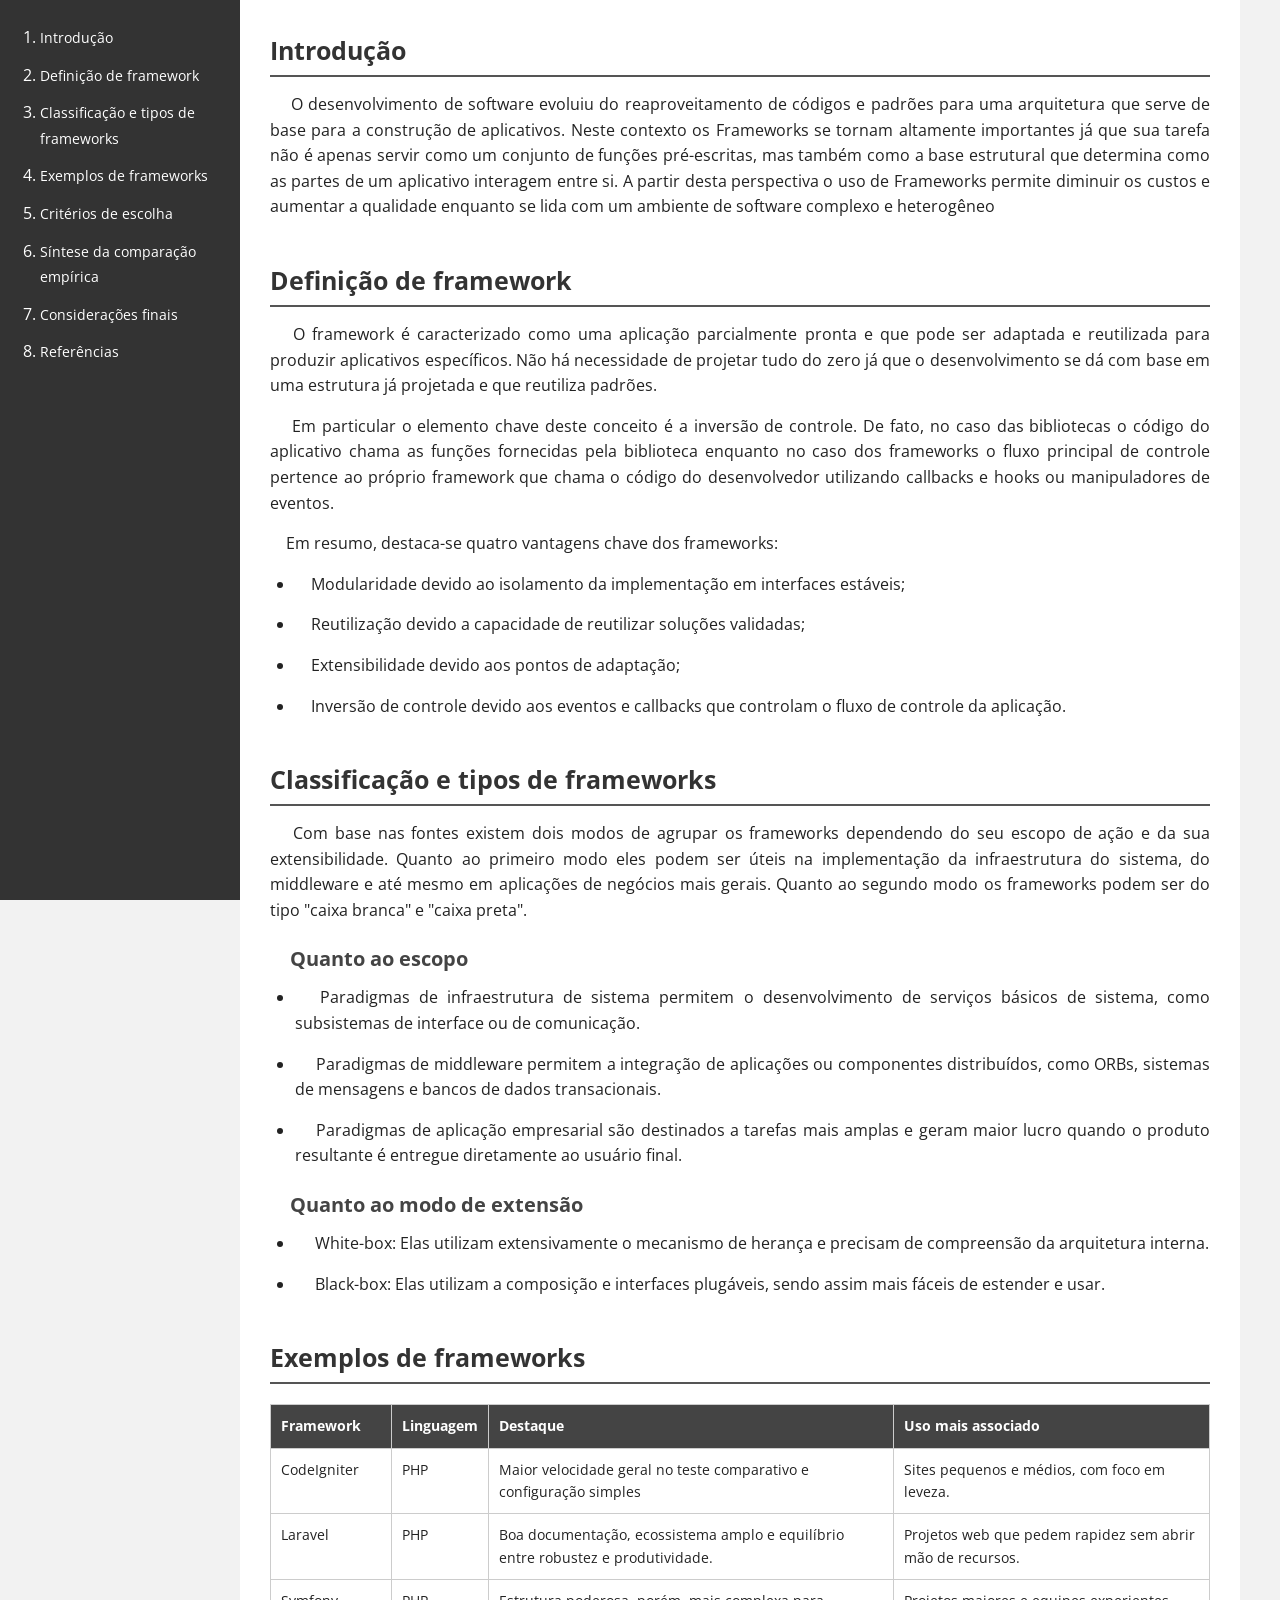
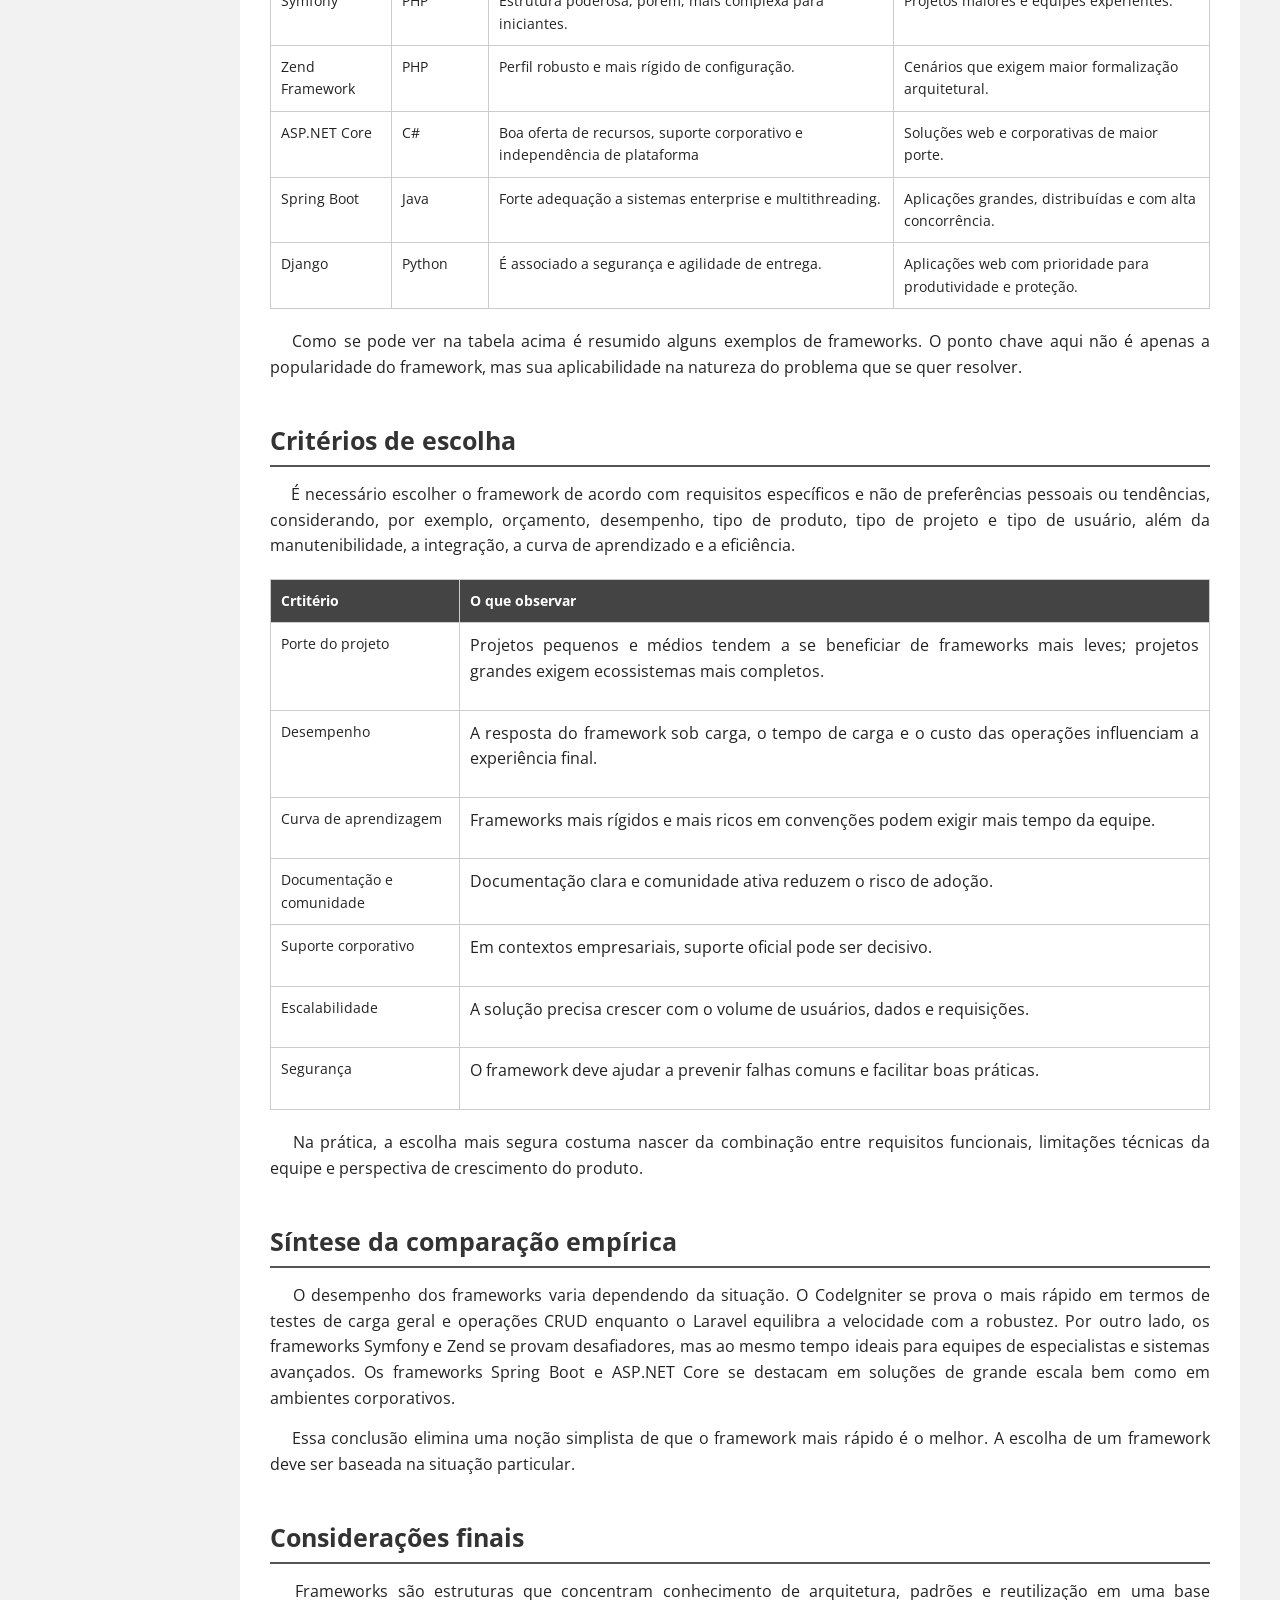
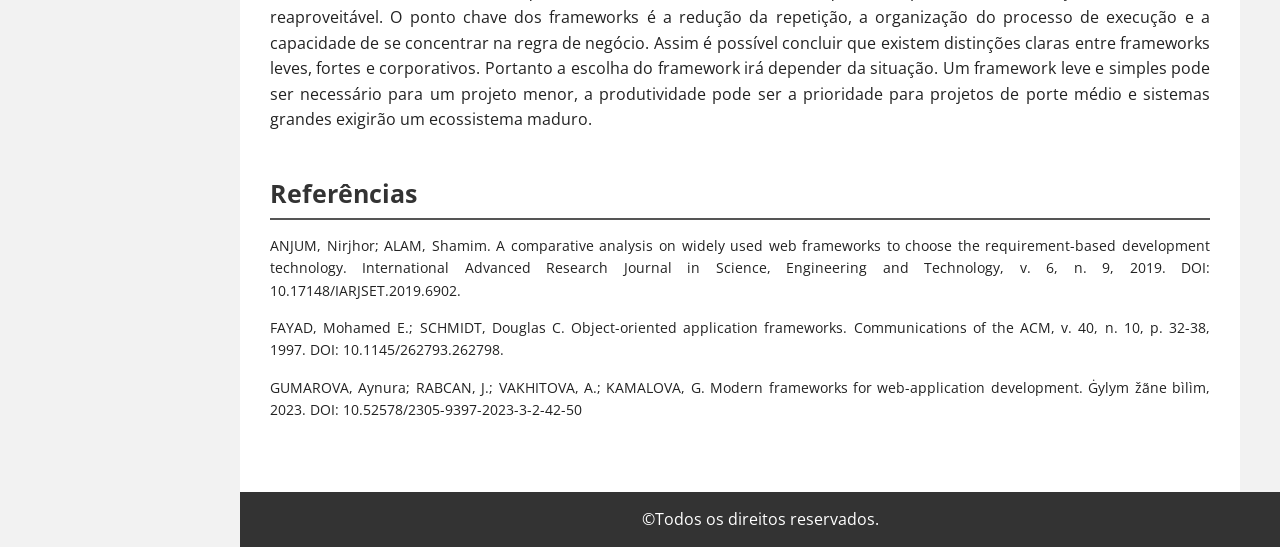
<file: Atividade3/index.html>
<!DOCTYPE html>
<html lang="pt-br">

<head>
    <meta charset="UTF-8">
    <meta name="viewport" content="width=device-width, initial-scale=1.0">
    <meta name="author" content="Emanuel Almeida">
    <meta name="description" content="Site do artigo da atividade 2">
    <link rel="stylesheet" href="style.css">
    <link rel="preconnect" href="https://fonts.googleapis.com">
<link rel="preconnect" href="https://fonts.gstatic.com" crossorigin>
<link href="https://fonts.googleapis.com/css2?family=Open+Sans:ital,wght@0,300..800;1,300..800&display=swap" rel="stylesheet">
    <title>Artigo</title>
</head>

<body>
    <div class="nav-sumario">
        <header>
        <nav>
            <ol>
                <li><a href="#introducao">Introdução</a></li>
                <li><a href="#definicao">Definição de framework</a></li>
                <li><a href="#classificacao">Classificação e tipos de frameworks</a></li>
                <li><a href="#exemplos">Exemplos de frameworks</a></li>
                <li><a href="#criterios">Critérios de escolha</a></li>
                <li><a href="#sintese">Síntese da comparação empírica</a></li>
                <li><a href="#consideracoes">Considerações finais</a></li>
                <li><a href="#referencias">Referências</a></li>
            </ol>
        </nav>
    </header>
    </div>
    <div class="corpo">
        <main>
            <section id="introducao">
                <h1 class="titulo"><strong>Introdução</strong></h1>
                <p class="texto">&ensp;&ensp;
                    O desenvolvimento de software evoluiu do reaproveitamento de códigos e
                    padrões para uma arquitetura que serve de base para a construção de aplicativos.
                    Neste contexto os Frameworks se tornam altamente importantes já que sua tarefa não
                    é apenas servir como um conjunto de funções pré-escritas, mas também como a base
                    estrutural que determina como as partes de um aplicativo interagem entre si. A partir
                    desta perspectiva o uso de Frameworks permite diminuir os custos e aumentar a
                    qualidade enquanto se lida com um ambiente de software complexo e heterogêneo
                </p>
            </section>

            <section id="definicao">
                <h1 class="titulo"><strong>Definição de framework</strong></h1>
                <p class="texto">&ensp;&ensp;
                    O framework é caracterizado como uma aplicação parcialmente pronta e que
                    pode ser adaptada e reutilizada para produzir aplicativos específicos. Não há
                    necessidade de projetar tudo do zero já que o desenvolvimento se dá com base em
                    uma estrutura já projetada e que reutiliza padrões.

                </p>
                <p class="texto">&ensp;&ensp;
                    Em particular o elemento chave deste conceito é a inversão de controle. De
                    fato, no caso das bibliotecas o código do aplicativo chama as funções fornecidas pela
                    biblioteca enquanto no caso dos frameworks o fluxo principal de controle pertence ao
                    próprio framework que chama o código do desenvolvedor utilizando callbacks e hooks
                    ou manipuladores de eventos.
                </p>
                <p class="texto">&ensp;&ensp;Em resumo, destaca-se quatro vantagens chave dos frameworks:</p>
                <ul>
                    <li>
                        <p class="texto">&ensp;&ensp;Modularidade devido ao isolamento da implementação em interfaces estáveis;</p>
                    </li>
                    <li>
                        <p class="texto">&ensp;&ensp;Reutilização devido a capacidade de reutilizar soluções validadas;</p>
                    </li>
                    <li>
                        <p class="texto">&ensp;&ensp;Extensibilidade devido aos pontos de adaptação;</p>
                    </li>
                    <li>
                        <p class="texto">&ensp;&ensp;Inversão de controle devido aos eventos e callbacks que controlam o fluxo de
                            controle da aplicação.</p>
                    </li>
                </ul>
            </section>

            <section id="classificacao">
                <h1 class="titulo"><strong>Classificação e tipos de frameworks</strong></h1>
                <p class="texto">&ensp;&ensp;
                    Com base nas fontes existem dois modos de agrupar os frameworks
                    dependendo do seu escopo de ação e da sua extensibilidade. Quanto ao primeiro
                    modo eles podem ser úteis na implementação da infraestrutura do sistema, do
                    middleware e até mesmo em aplicações de negócios mais gerais. Quanto ao segundo
                    modo os frameworks podem ser do tipo "caixa branca" e "caixa preta".
                </p>

                <h2 class="subtitulo">&ensp;&ensp;<strong>Quanto ao escopo</strong></h2>
                <ul>
                    <li>
                        <p class="texto">&ensp;&ensp;
                            Paradigmas de infraestrutura de sistema permitem o desenvolvimento de serviços
                            básicos de sistema, como subsistemas de interface ou de comunicação.
                        </p>
                    </li>
                    <li>
                        <p class="texto">&ensp;&ensp;
                            Paradigmas de middleware permitem a integração de aplicações ou componentes
                            distribuídos, como ORBs, sistemas de mensagens e bancos de dados transacionais.
                        </p>
                    </li>
                    <li>
                        <p class="texto">&ensp;&ensp;
                            Paradigmas de aplicação empresarial são destinados a tarefas mais amplas e geram
                            maior lucro quando o produto resultante é entregue diretamente ao usuário final.
                        </p>
                    </li>
                </ul>

                <h2 class="subtitulo">&ensp;&ensp;<strong>Quanto ao modo de extensão</strong></h2>
                <ul>
                    <li>
                        <p class="texto">&ensp;&ensp;
                            White-box: Elas utilizam extensivamente o mecanismo de herança e precisam de
                            compreensão da arquitetura interna.
                        </p>
                    </li>
                    <li>
                        <p class="texto">&ensp;&ensp;
                            Black-box: Elas utilizam a composição e interfaces plugáveis, sendo assim mais
                            fáceis de estender e usar.
                        </p>
                    </li>
                </ul>
            </section>

            <section id="exemplos">
                <h1 class="titulo"><strong>Exemplos de frameworks</strong></h1>
                <table class="tabela">
                    <thead class="cabecalho_tab">
                        <th class="item_cabecalho_tab"><strong>Framework</strong></th>
                        <th class="item_cabecalho_tab"><strong>Linguagem</strong></th>
                        <th class="item_cabecalho_tab"><strong>Destaque</strong></th>
                        <th class="item_cabecalho_tab"><strong>Uso mais associado</strong></th>
                    </thead>
                    <tbody class="corpo_tab">
                        <tr class="linha_tab">
                            <td class="item_tab">CodeIgniter</td>
                            <td class="item_tab">PHP</td>
                            <td class="item_tab">
                                Maior velocidade geral no teste comparativo e
                                configuração simples
                            </td>
                            <td class="item_tab">
                                Sites pequenos e médios, com foco em leveza.
                            </td>
                        </tr>
                        <tr class="linha_tab">
                            <td class="item_tab">Laravel</td>
                            <td class="item_tab">PHP</td>
                            <td class="item_tab">
                                Boa documentação, ecossistema amplo e equilíbrio entre
                                robustez e produtividade.
                            </td>
                            <td class="item_tab">Projetos web que pedem rapidez sem abrir mão de recursos.</td>
                        </tr>
                        <tr class="linha_tab">
                            <td class="item_tab">Symfony</td>
                            <td class="item_tab">PHP</td>
                            <td class="item_tab">
                                Estrutura poderosa, porém, mais complexa para iniciantes.
                            </td>
                            <td class="item_tab">Projetos maiores e equipes experientes.</td>
                        </tr>
                        <tr class="linha_tab">
                            <td class="item_tab">Zend Framework </td>
                            <td class="item_tab">PHP</td>
                            <td class="item_tab">
                                Perfil robusto e mais rígido de configuração.
                            </td>
                            <td class="item_tab">Cenários que exigem maior formalização arquitetural.</td>
                        </tr>
                        <tr class="linha_tab">
                            <td class="item_tab">ASP.NET Core</td>
                            <td class="item_tab">C#</td>
                            <td class="item_tab">
                                Boa oferta de recursos, suporte corporativo e independência de plataforma
                            </td>
                            <td class="item_tab">Soluções web e corporativas de maior porte.</td>
                        </tr>
                        <tr class="linha_tab">
                            <td class="item_tab">Spring Boot</td>
                            <td class="item_tab">Java</td>
                            <td class="item_tab">
                                Forte adequação a sistemas enterprise e multithreading.
                            </td>
                            <td class="item_tab">Aplicações grandes, distribuídas e com alta concorrência.</td>
                        </tr>
                        <tr class="linha_tab">
                            <td class="item_tab">Django</td>
                            <td class="item_tab">Python</td>
                            <td class="item_tab">É associado a segurança e agilidade de entrega.</td>
                            <td class="item_tab">Aplicações web com prioridade para produtividade e proteção.</td>
                        </tr>
                    </tbody>
                </table>

                <p class="texto">&ensp;&ensp;
                    Como se pode ver na tabela acima é resumido alguns exemplos de frameworks.
                    O ponto chave aqui não é apenas a popularidade do framework, mas sua
                    aplicabilidade na natureza do problema que se quer resolver.
                </p>

            </section>

            <section id="criterios">
                <h1 class="titulo"><strong>Critérios de escolha</strong></h1>
                <p class="texto">&ensp;&ensp;
                    É necessário escolher o framework de acordo com requisitos específicos e não
                    de preferências pessoais ou tendências, considerando, por exemplo, orçamento,
                    desempenho, tipo de produto, tipo de projeto e tipo de usuário, além da
                    manutenibilidade, a integração, a curva de aprendizado e a eficiência.
                </p>

                <table class="tabela">
                    <thead class="cabecalho_tab">
                        <th class="item_cabecalho_tab"><strong>Crtitério</strong></th>
                        <th class="item_cabecalho_tab"><strong>O que observar</strong></th>
                    </thead>
                    <tbody class="corpo_tab">
                        <tr class="linha_tab">
                            <td class="item_tab">Porte do projeto</td>
                            <td class="item_tab">
                                <p class="texto">Projetos pequenos e médios tendem a
                                    se beneficiar de frameworks mais leves;
                                    projetos grandes exigem ecossistemas
                                    mais completos.</p>
                            </td>
                        </tr>
                        <tr class="linha_tab">
                            <td class="item_tab">Desempenho</td>
                            <td class="item_tab">
                                <p class="texto">A resposta do framework sob carga, o
                                    tempo de carga e o custo das operações
                                    influenciam a experiência final.
                                </p>
                            </td>
                        </tr>
                        <tr class="linha_tab">
                            <td class="item_tab">Curva de aprendizagem</td>
                            <td class="item_tab">
                                <p class="texto">Frameworks mais rígidos e mais ricos
                                    em convenções podem exigir mais
                                    tempo da equipe.</p>
                            </td>
                        </tr>
                        <tr class="linha_tab">
                            <td class="item_tab">Documentação e comunidade</td>
                            <td class="item_tab">
                                <p class="texto">Documentação clara e comunidade ativa
                                    reduzem o risco de adoção.</p>
                            </td>
                        </tr>
                        <tr class="linha_tab">
                            <td class="item_tab">Suporte corporativo </td>
                            <td class="item_tab">
                                <p class="texto">Em contextos empresariais, suporte
                                    oficial pode ser decisivo.
                                </p>
                            </td>
                        </tr>
                        <tr class="linha_tab">
                            <td class="item_tab">Escalabilidade</td>
                            <td class="item_tab">
                                <p class="texto">A solução precisa crescer com o volume
                                    de usuários, dados e requisições.</p>
                            </td>
                        </tr>
                        <tr class="linha_tab">
                            <td class="item_tab">Segurança</td>
                            <td class="item_tab">
                                <p class="texto">O framework deve ajudar a prevenir
                                    falhas comuns e facilitar boas práticas.
                                </p>
                            </td>
                        </tr>
                    </tbody>
                </table>

                <p class="texto">&ensp;&ensp;
                    Na prática, a escolha mais segura costuma nascer da combinação entre
                    requisitos funcionais, limitações técnicas da equipe e perspectiva de crescimento do
                    produto.
                </p>

            </section>

            <section id="sintese">
                <h1 class="titulo"><strong>Síntese da comparação empírica
                    </strong></h1>
                <p class="texto">&ensp;&ensp;
                    O desempenho dos frameworks varia dependendo da situação. O CodeIgniter
                    se prova o mais rápido em termos de testes de carga geral e operações CRUD
                    enquanto o Laravel equilibra a velocidade com a robustez. Por outro lado, os
                    frameworks Symfony e Zend se provam desafiadores, mas ao mesmo tempo ideais
                    para equipes de especialistas e sistemas avançados. Os frameworks Spring Boot e
                    ASP.NET Core se destacam em soluções de grande escala bem como em ambientes
                    corporativos.
                </p>
                <p class="texto">&ensp;&ensp;
                    Essa conclusão elimina uma noção simplista de que o framework mais rápido
                    é o melhor. A escolha de um framework deve ser baseada na situação particular.
                </p>

            </section>

            <section id="consideracoes">
                <h1 class="titulo"><strong>Considerações finais</strong></h1>
                <p class="texto">&ensp;&ensp;
                    Frameworks são estruturas que concentram conhecimento de arquitetura,
                    padrões e reutilização em uma base reaproveitável. O ponto chave dos frameworks é
                    a redução da repetição, a organização do processo de execução e a capacidade de
                    se concentrar na regra de negócio. Assim é possível concluir que existem distinções
                    claras entre frameworks leves, fortes e corporativos. Portanto a escolha do framework
                    irá depender da situação. Um framework leve e simples pode ser necessário para um
                    projeto menor, a produtividade pode ser a prioridade para projetos de porte médio e
                    sistemas grandes exigirão um ecossistema maduro.
                </p>
            </section>

            <section id="referencias">
                <h1 class="titulo"><strong>Referências</strong></h1>
                <p class="referencia">ANJUM, Nirjhor; ALAM, Shamim. A comparative analysis on widely used web
                    frameworks to choose the requirement-based development technology.
                    International Advanced Research Journal in Science, Engineering and
                    Technology, v. 6, n. 9, 2019. DOI: 10.17148/IARJSET.2019.6902.</p>
                <p class="referencia">FAYAD, Mohamed E.; SCHMIDT, Douglas C. Object-oriented application frameworks.
                    Communications of the ACM, v. 40, n. 10, p. 32-38, 1997. DOI:
                    10.1145/262793.262798.</p>
                <p class="referencia">
                    GUMAROVA, Aynura; RABCAN, J.; VAKHITOVA, A.; KAMALOVA, G. Modern
                    frameworks for web-application development. Ġylym ža̋ne bìlìm, 2023. DOI:
                    10.52578/2305-9397-2023-3-2-42-50
                </p>
            </section>

        </main>
    </div>
    <footer>
        <p>&copy;Todos os direitos reservados.</p>
    </footer>

</body>

</html>
</file>
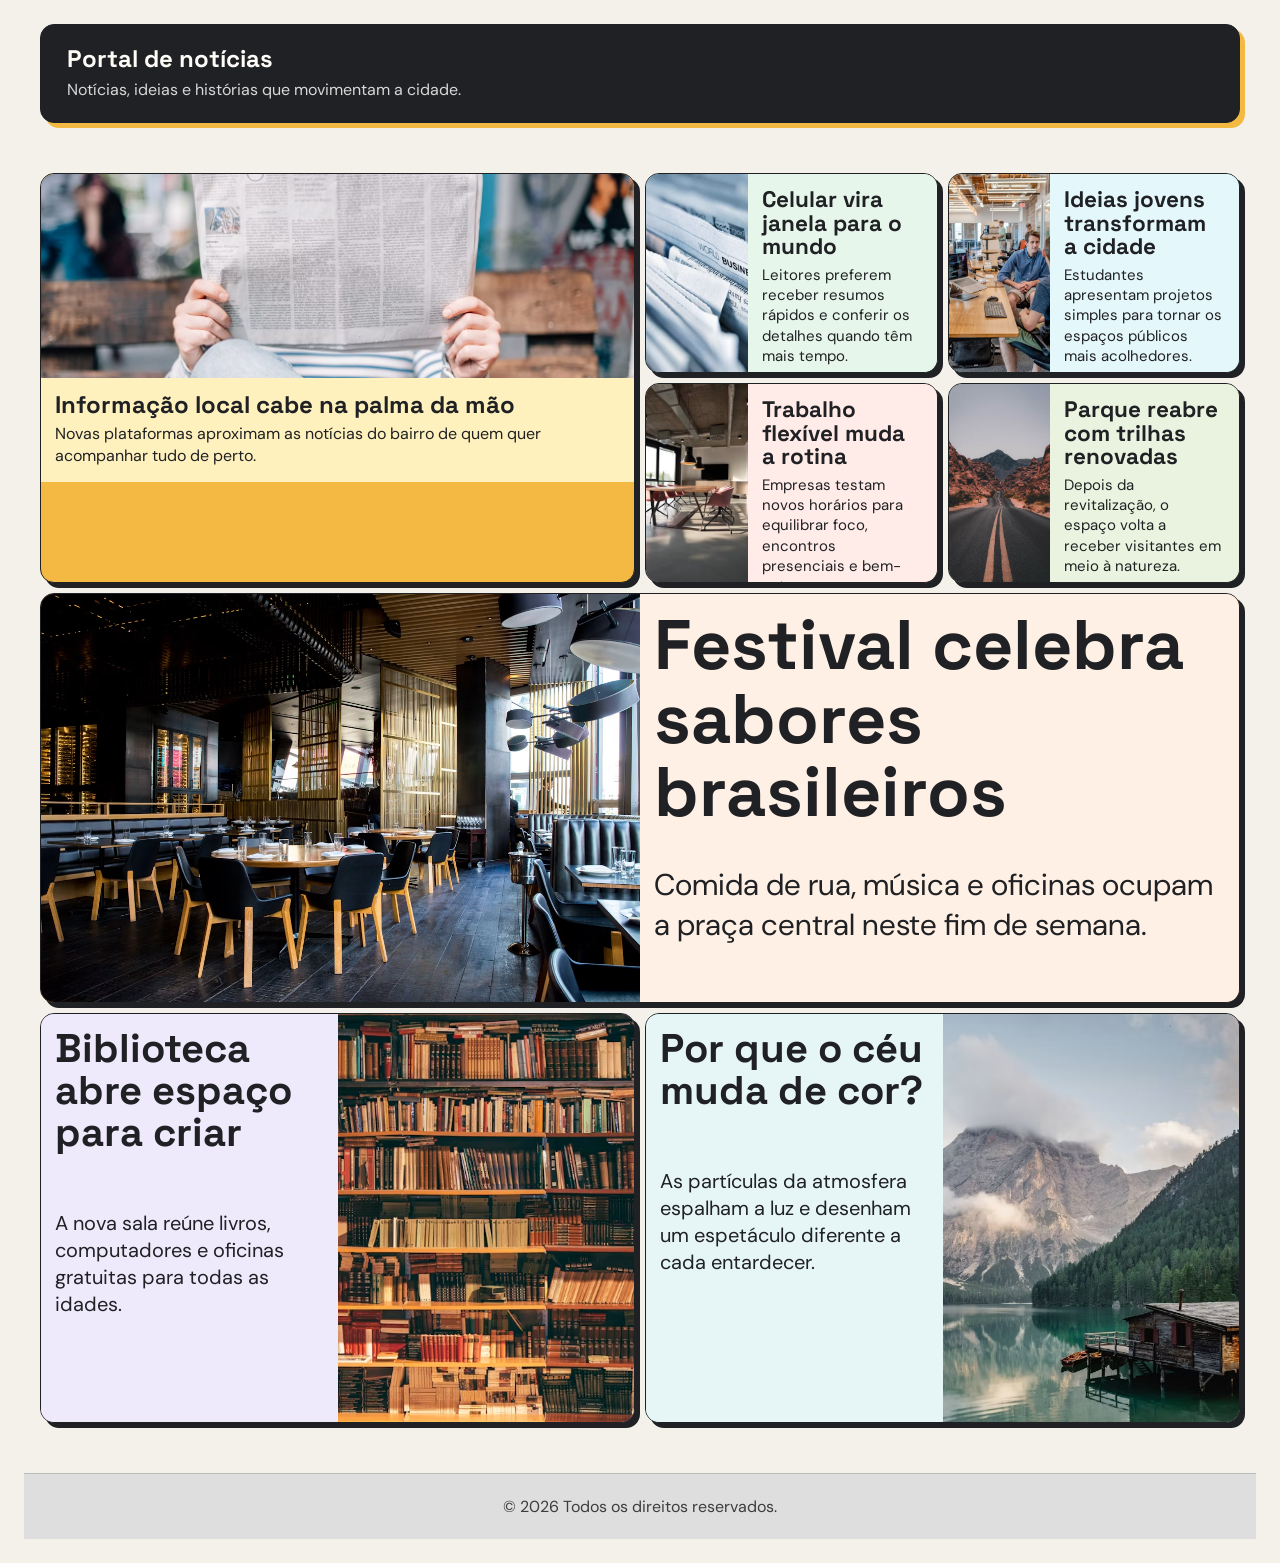
<file: Atividade4/index.html>
<!DOCTYPE html>
<html lang="pt-BR">

<head>
    <meta charset="UTF-8">
    <meta name="viewport" content="width=device-width, initial-scale=1.0">
    <link rel="stylesheet" href="style.css">
    <title>Site de Notícia</title>
    <meta name="author" content="Emanuel Almeida">
</head>

<body>
    <nav class="site-nav" aria-label="Identidade do site">
        <div class="site-nav-conteudo">
            <h1>Portal de notícias</h1>
            <p>Notícias, ideias e histórias que movimentam a cidade.</p>
        </div>
    </nav>

    <main>
        <div class="container-box">
            <article class="noticia a">
                <img src="imagens/imagem1.avif" alt="Jornal aberto sobre uma mesa">
                <div class="noticia-texto">
                    <h2>Informação local cabe na palma da mão</h2>
                    <p>Novas plataformas aproximam as notícias do bairro de quem quer acompanhar tudo de perto.</p>
                </div>

            </article>
            <article class="noticia b">
                <img src="imagens/imagem2.avif" alt="Pessoa lendo notícias no celular">
                <div class="noticia-texto">
                    <h2>Celular vira janela para o mundo</h2>
                    <p>Leitores preferem receber resumos rápidos e conferir os detalhes quando têm mais tempo.</p>
                </div>
            </article>
            <article class="noticia c">
                <img src="imagens/imagem3.avif" alt="Equipe reunida em uma reunião">
                <div class="noticia-texto">
                    <h2>Ideias jovens transformam a cidade</h2>
                    <p>Estudantes apresentam projetos simples para tornar os espaços públicos mais acolhedores.</p>
                </div>
            </article>
            <article class="noticia d">
                <img src="imagens/imagem4.avif" alt="Escritório iluminado com plantas">
                <div class="noticia-texto">
                    <h2>Trabalho flexível muda a rotina</h2>
                    <p>Empresas testam novos horários para equilibrar foco, encontros presenciais e bem-estar.</p>
                </div>
            </article>
            <article class="noticia e">
                <img src="imagens/imagem5.avif" alt="Paisagem de montanhas ao nascer do sol">
                <div class="noticia-texto">
                    <h2>Parque reabre com trilhas renovadas</h2>
                    <p>Depois da revitalização, o espaço volta a receber visitantes em meio à natureza.
                    </p>
                </div>
            </article>
            <article class="noticia f">
                <img src="imagens/imagem6.avif" alt="Mesa preparada em um restaurante">
                <div class="noticia-texto">
                    <h2>Festival celebra sabores brasileiros</h2>
                    <p>Comida de rua, música e oficinas ocupam a praça central neste fim de semana.
                    </p>
                </div>
            </article>
            <article class="noticia g">
                <div class="noticia-texto">
                    <h2>Biblioteca abre espaço para criar</h2>
                    <p>A nova sala reúne livros, computadores e oficinas gratuitas para todas as idades.
                    </p>
                </div>
                <img src="imagens/imagem7.avif" alt="Interior de uma biblioteca com estantes de livros">
            </article>
            <article class="noticia h">
                <div class="noticia-texto">
                    <h2>Por que o céu muda de cor?</h2>
                    <p>As partículas da atmosfera espalham a luz e desenham um espetáculo diferente a cada entardecer.
                    </p>
                </div>
                <img src="imagens/imagem8.avif" alt="Paisagem com céu colorido ao entardecer">
            </article>
        </div>
    </main>

    <footer>
        <div class="footer">
            <p>&copy; 2026 Todos os direitos reservados.</p>
        </div>
    </footer>

</body>

</html>
</file>
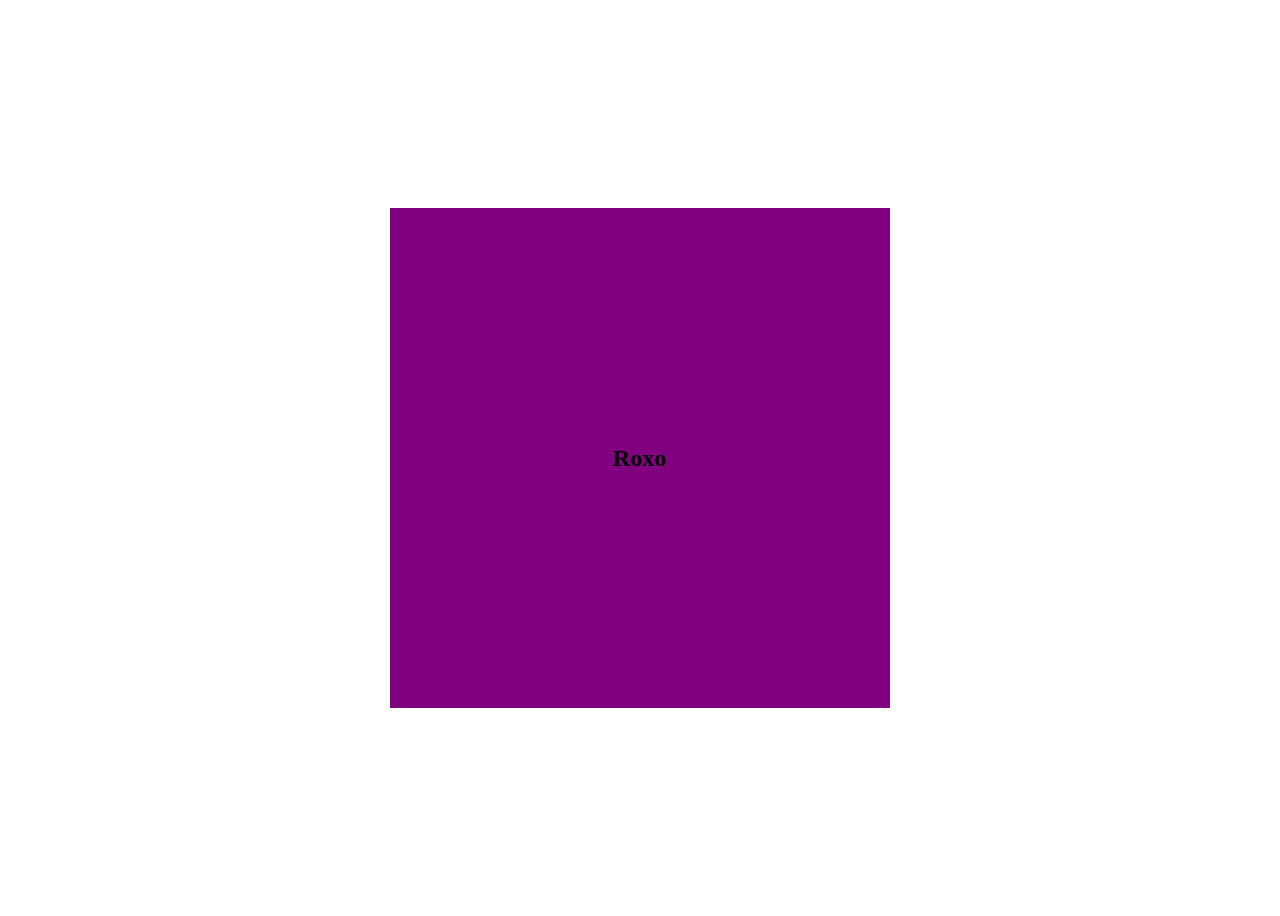
<file: Atividade5/index.html>
<!DOCTYPE html>
<html lang="pt-br">
<head>
    <meta charset="UTF-8">
    <meta name="viewport" content="width=device-width, initial-scale=1.0">
    <link rel="stylesheet" href="style.css">
    <title>Atividade 5</title>
</head>
<body>
    
    <div class="container">
        <h2>Verde</h2>
    </div>

</body>
</html>
</file>
<file: Atividade3/style.css>
* {
    margin: 0;
    padding: 0;
    box-sizing: border-box;
}

body {
    font-family: 'Open Sans', Arial, sans-serif;
    background-color: #f2f2f2;
    color: #222;
    line-height: 1.6;
}

/* Menu lateral */
.nav-sumario {
    position: fixed;
    left: 0;
    top: 0;
    width: 240px;
    height: 100vh;
    background-color: #333;
    padding: 25px 20px;
}

.nav-sumario ol {
    padding-left: 20px;
}

.nav-sumario li {
    color: white;
    margin-bottom: 12px;
}

.nav-sumario a {
    color: white;
    text-decoration: none;
    font-size: 14px;
}

.nav-sumario a:hover {
    text-decoration: underline;
}

/* Corpo */
.corpo {
    margin-left: 240px;
    max-width: 1000px;
    background-color: white;
    padding: 30px;
    min-height: 100vh;
}

section {
    margin-bottom: 40px;
}

.titulo {
    font-size: 25px;
    color: #333;
    margin-bottom: 15px;
    border-bottom: 2px solid #555;
    padding-bottom: 5px;
}

.subtitulo {
    font-size: 20px;
    color: #444;
    margin-top: 20px;
    margin-bottom: 10px;
}

.texto {
    font-size: 16px;
    text-align: justify;
    margin-bottom: 15px;
}

/* Listas */
ul {
    margin-left: 25px;
    margin-bottom: 15px;
}

li {
    margin-bottom: 8px;
}

/* Tabelas */
.tabela {
    width: 100%;
    border-collapse: collapse;
    margin: 20px 0;
    font-size: 14px;
}

.cabecalho_tab {
    background-color: #444;
    color: white;
}

.item_cabecalho_tab {
    padding: 10px;
    border: 1px solid #ccc;
    text-align: left;
}

.item_tab {
    padding: 10px;
    border: 1px solid #ccc;
    vertical-align: top;
}

/* Referências */
.referencia {
    font-size: 14px;
    text-align: justify;
    margin-bottom: 15px;
}

/* Rodapé */
footer {
    margin-left: 240px;
    background-color: #333;
    color: white;
    text-align: center;
    padding: 15px;
}
</file>
<file: Atividade4/style.css>
@import url("https://fonts.googleapis.com/css2?family=DM+Sans:wght@400;500;700&family=Space+Grotesk:wght@500;700&display=swap");

.container-box {
  display: grid;
  grid-gap: 10px;
  grid-template-columns: 1fr 1fr 1fr 1fr;
  grid-template-rows: repeat(6, 200px);
  grid-template-areas:
    "a a b c"
    "a a d e"
    "f f f f"
    "f f f f"
    "g g h h"
    "g g h h";
}

* {
  box-sizing: border-box;
}

body {
  margin: 0;
  padding: 24px;
  background: #f4f1eb;
  color: #202124;
  font-family: "DM Sans", sans-serif;
}

.site-nav {
  max-width: 1200px;
  margin: 0 auto 30px;
  padding: 22px 26px;
  background: #202124;
  color: #fffdf8;
  border: 1px solid #202124;
  border-radius: 14px;
  box-shadow: 5px 5px 0 #f4b942;
}

.site-nav-conteudo h1 {
  margin: 0;
  font-family: "Space Grotesk", sans-serif;
  line-height: 1;
}

.site-nav-conteudo p {
  margin: 8px 0 0;
  color: #d8d8d8;
}

.container-box {
  max-width: 1200px;
  margin: 0 auto;
}

.noticia {
  overflow: hidden;
  border: 1px solid #202124;
  border-radius: 14px;
  box-shadow: 5px 5px 0 #202124;
}

main {
    margin: 50px 0;
}

.noticia-texto {
  background-color: #fffdf8;
}
.container-box img {
  width: 100px;
  height: 100px;
  object-fit: cover;
  display: block;
}
.noticia-texto h2 {
  margin: 0;
  padding: 14px 14px 6px;
  font-family: "Space Grotesk", sans-serif;
  line-height: 1.05;
}
.noticia-texto p {
  margin: 0;
  padding: 0 14px 16px;
  line-height: 1.35;
}

.b,
.c,
.d,
.e,
.f,
.g,
.h {
  display: flex;
}

.a img {
  width: 100%;
  height: 50%;
}

.b img,
.c img,
.d img,
.e img {
  height: 100%;
  width: 35%;
}

.f img {
  width: 50%;
  height: 100%;
}

.g img,
.h img {
  width: 50%;
  height: 100%;
}

.a {
  grid-area: a;
  background: #f4b942;
}
.a .noticia-texto {
  background: #fff1bd;
}
.b {
  grid-area: b;
  background: #b7e4c7;
  font-size: 15px;
}
.b .noticia-texto {
  background: #e7f6eb;
}

.c {
  grid-area: c;
  background: #9bd7e5;
  font-size: 15px;
}
.c .noticia-texto {
  background: #e4f7fa;
}

.d {
  grid-area: d;
  background: #f29e8f;
  font-size: 15px;
}
.d .noticia-texto {
  background: #ffebe7;
}

.e {
  grid-area: e;
  background: #a8c686;
  font-size: 15px;
}
.e .noticia-texto {
  background: #eaf3df;
}

.f {
  grid-area: f;
  background: #e88c5a;
}
.f .noticia-texto {
  background: #fff0e5;
}

.g {
  grid-area: g;
  background: #b9a7e8;
}
.g .noticia-texto {
  background: #eee9fb;
}

.h {
  grid-area: h;
  background: #8cc8d1;
}
.h .noticia-texto {
  background: #e6f5f6;
}

.f h2 {
  font-size: 70px;
}
.f p {
  font-size: 30px;
  margin-top: 30px;
}

.g h2,
.h h2 {
  font-size: 40px;
}
.g p,
.h p {
  font-size: 20px;
  margin-top: 50px;
}

footer {
  margin: 34px auto 0;
  padding: 22px;
  background-color: #dedede;
  color: #3d3d3d;
  text-align: center;
  border-top: 1px solid #bcbcbc;
}

.footer p {
  margin: 0;
}
</file>
<file: Atividade5/style.css>
body {
    height: 100vh;
    display: flex;
    justify-content: center;
    align-items: center;
}

.container {
    background-color: green;
    width: 500px;
    height: 500px;
    margin: 20px auto;
    display: flex;
    justify-content: center;
    align-items: center;
}

.container h2 {
    text-align: center;
    margin: 0 auto;
}

@media screen and (max-width: 1920px) {
    .container {
        background-color: yellow;
    }
    
    .container h2 {
        visibility: hidden;
    }

    .container h2::before {
        content: "Amarelo";
        visibility:visible;
        margin-left: 60px;
    }
}

@media screen and (max-width: 1366px) and (min-width: 1081px){
    .container {
        background-color: purple;
    }

    .container h2 {
        visibility: hidden;
    }

    .container h2::before {
        content: "Roxo";
        visibility: visible;
        margin-left: 60px;
    }
}

@media screen and (max-width: 1080px) and (min-width: 1025px){
    .container {
        background-color: red;
    }

    .container h2 {
        visibility: hidden;
    }

    .container h2::before {
        content: "Vermelho";
        visibility: visible;
        margin-left: 60px;
    }
}

@media screen and (max-width: 1024px) and (min-width: 769px) {
    .container {
        background-color: rgb(255, 59, 187);
    }

    .container h2 {
        visibility: hidden;
    }

    .container h2::before {
        content: "Rosa";
        visibility: visible;
        margin-left: 60px;
    }
}

@media screen and (max-width: 768px) and (min-width: 421px) {
    .container {
        background-color: orange;
    }

    .container h2 {
        visibility: hidden;
    }
    .container h2::before {
        content: "Laranja";
        visibility: visible;
        margin-left: 60px;
    }
}

@media screen and (max-width: 420px) {
    .container {
        background-color: gray;
    }
    .container h2 {
        visibility: hidden;
    }
    .container h2::before {
        content: "Cinza";
        visibility: visible;
        margin-left: 60px;
    }
}
</file>
